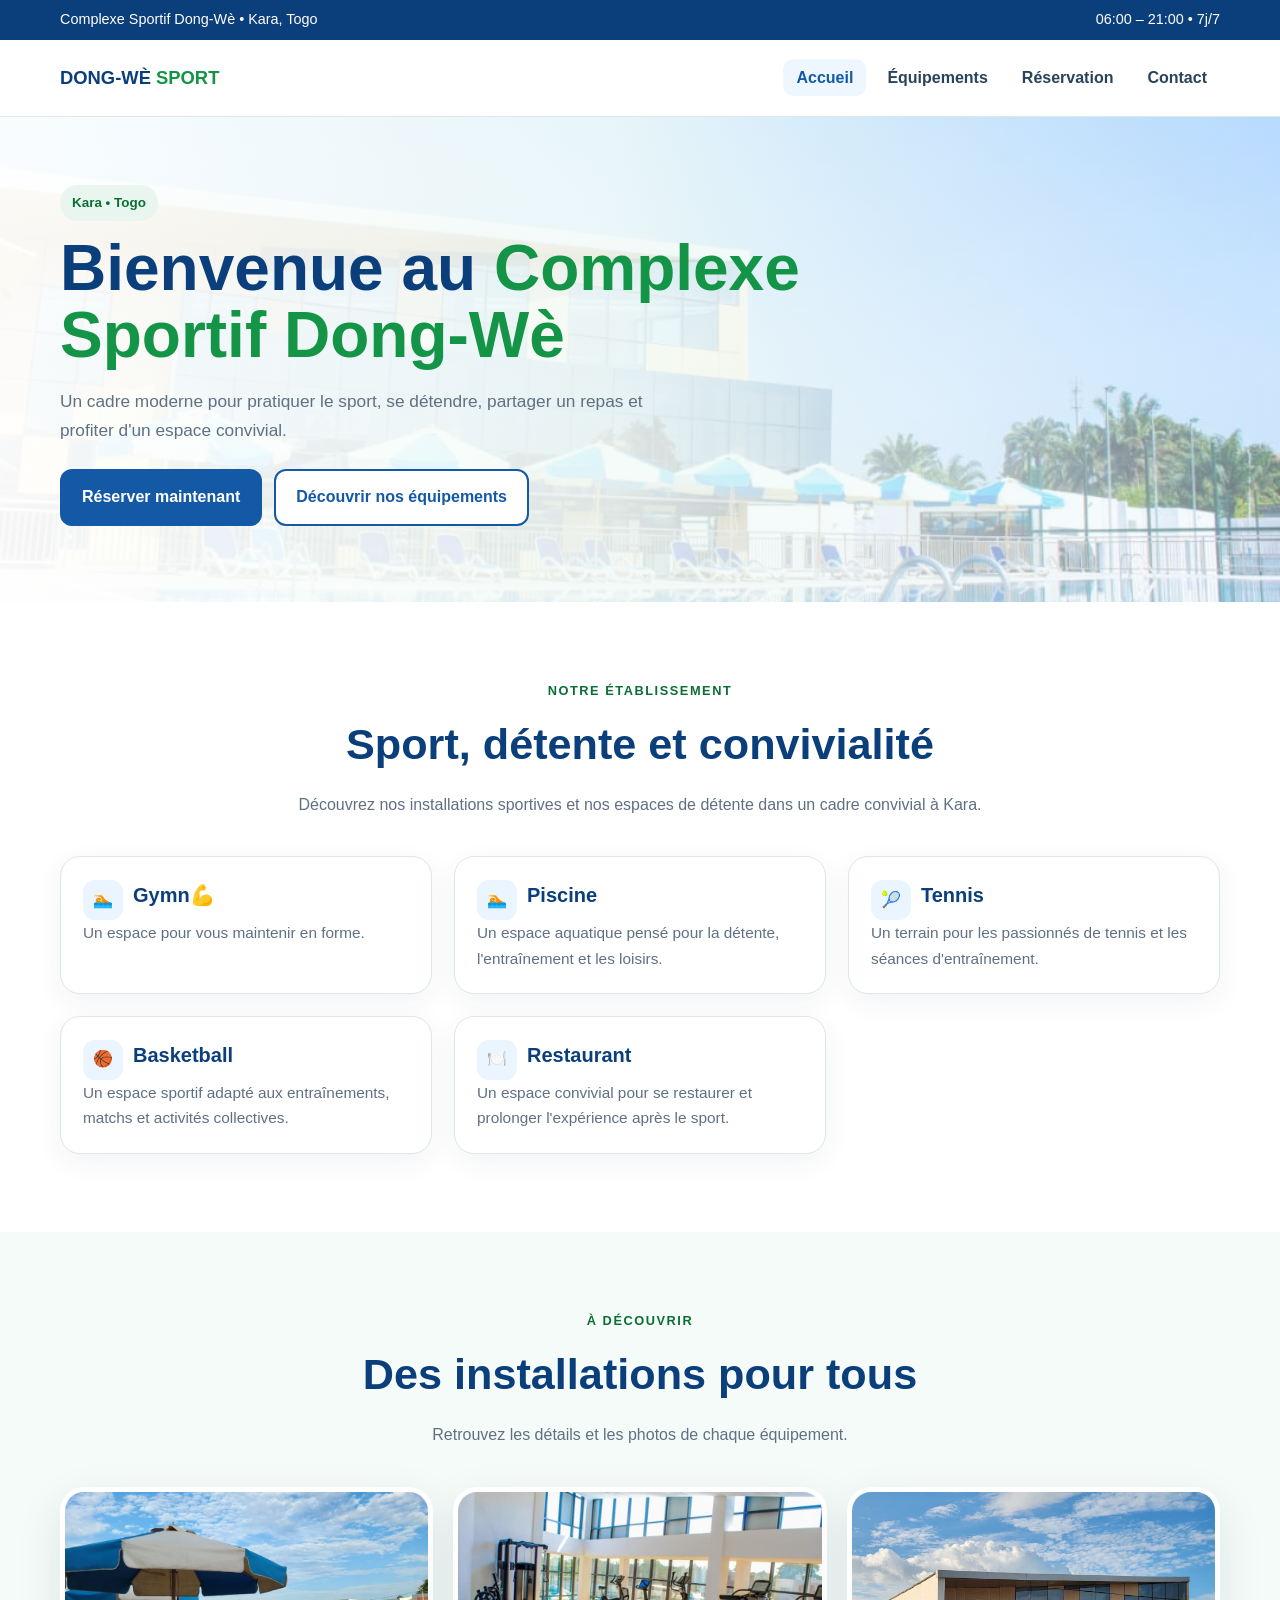
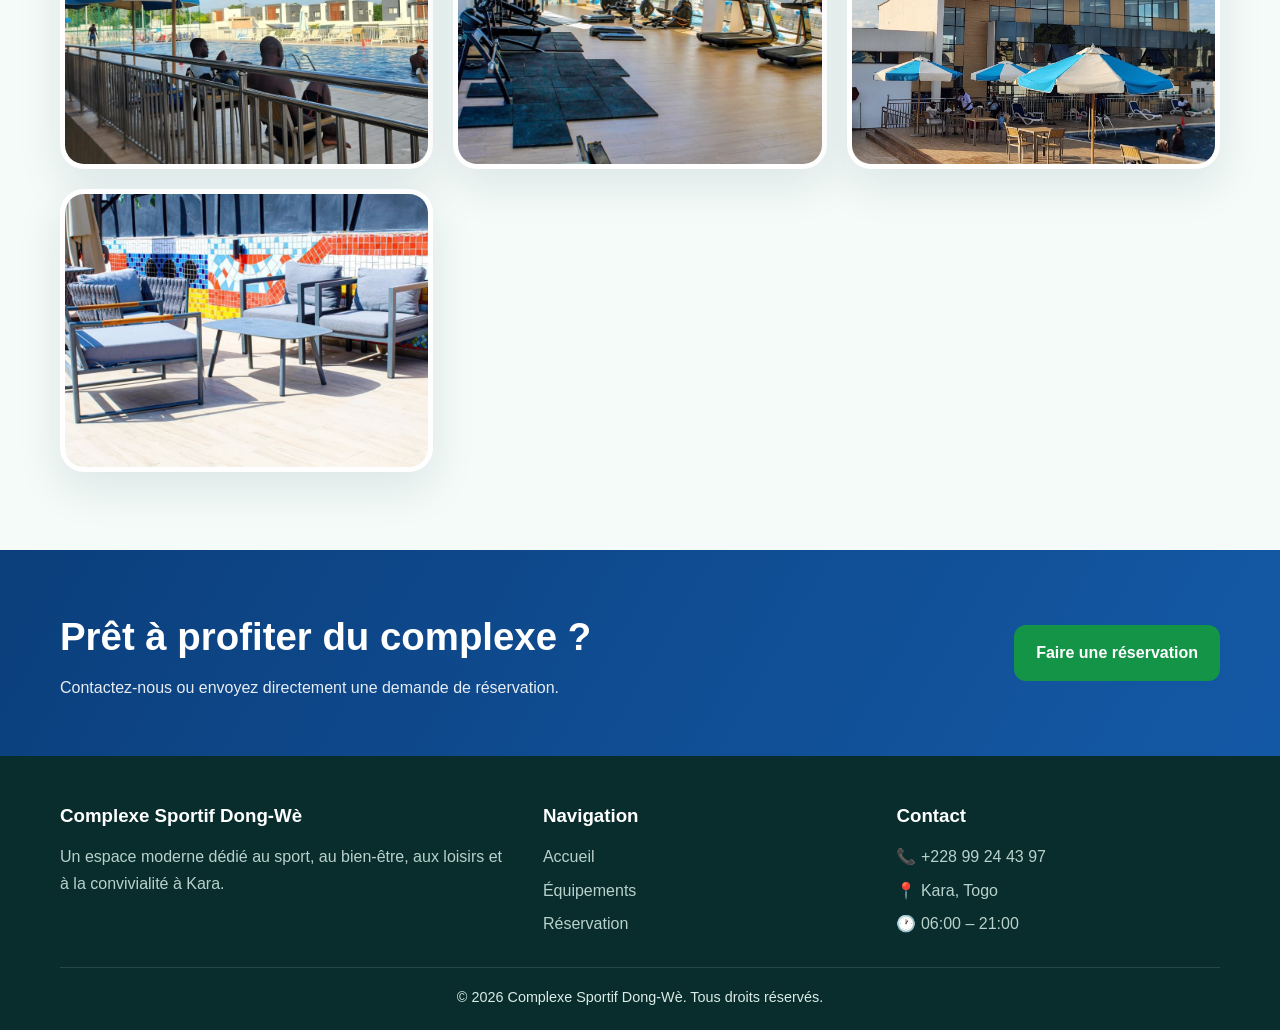
<file: index.html>
<!DOCTYPE html>
<html lang="fr">

<head>
  <meta charset="UTF-8">
  <meta name="viewport" content="width=device-width, initial-scale=1.0">
  <meta name="description"
    content="Complexe Sportif Dong-Wè à Kara, Togo. Piscine, tennis, basketball, restaurant et services sportifs.">
  <title>Accueil | Complexe Sportif Dong-Wè</title>
  <link rel="icon" type="image/x-icon" href="favicon.ico">
  <link rel="icon" type="image/png" href="favicon.png">
  <link rel="stylesheet" href="style.css">
</head>

<body>
  <div class="topbar">
    <div class="container"><span>Complexe Sportif Dong-Wè • Kara, Togo</span><span>06:00 – 21:00 • 7j/7</span></div>
  </div>
  <header>
    <div class="container nav">
      <a class="logo" href="index.html">DONG-WÈ <span>SPORT</span></a>
      <button class="menu-btn" aria-label="Ouvrir le menu" aria-expanded="false">☰</button>
      <ul class="nav-links">
        <li><a class="active" href="index.html">Accueil</a></li>
        <li><a class="" href="equipements.html">Équipements</a></li>
        <li><a class="" href="reservation.html">Réservation</a></li>
        <li><a class="" href="contact.html">Contact</a></li>
      </ul>
    </div>
  </header>

  <main>
    <section class="hero">
      <div class="container hero-grid">
        <div class="reveal">
          <span class="badge">Kara • Togo</span>
          <h1>Bienvenue au <span>Complexe Sportif Dong-Wè</span></h1>
          <p>Un cadre moderne pour pratiquer le sport, se détendre, partager un repas et profiter d'un espace convivial.
          </p>
          <div class="hero-actions"><a class="btn btn-primary" href="reservation.html">Réserver maintenant</a><a
              class="btn btn-outline" href="equipements.html">Découvrir nos équipements</a></div>
        </div>

      </div>
    </section>

    <section class="section">
      <div class="container">
        <div class="section-head reveal">
          <div class="eyebrow">Notre établissement</div>
          <h2>Sport, détente et convivialité</h2>
          <p>Découvrez nos installations sportives et nos espaces de détente dans un cadre convivial à Kara.</p>
        </div>
        <div class="cards">
          <div class="card reveal">
            <div class="card-body">
              <div class="icon-title">
                <div class="icon">🏊</div>
                <h3>Gymn💪</h3>
              </div>
              <p>Un espace pour vous maintenir en forme.</p>
            </div>
          </div>
          <div class="card reveal">
            <div class="card-body">
              <div class="icon-title">
                <div class="icon">🏊</div>
                <h3>Piscine</h3>
              </div>
              <p>Un espace aquatique pensé pour la détente, l'entraînement et les loisirs.</p>
            </div>
          </div>
          <div class="card reveal">
            <div class="card-body">
              <div class="icon-title">
                <div class="icon">🎾</div>
                <h3>Tennis</h3>
              </div>
              <p>Un terrain pour les passionnés de tennis et les séances d'entraînement.</p>
            </div>
          </div>
          <div class="card reveal">
            <div class="card-body">
              <div class="icon-title">
                <div class="icon">🏀</div>
                <h3>Basketball</h3>
              </div>
              <p>Un espace sportif adapté aux entraînements, matchs et activités collectives.</p>
            </div>
          </div>
          <div class="card reveal">
            <div class="card-body">
              <div class="icon-title">
                <div class="icon">🍽️</div>
                <h3>Restaurant</h3>
              </div>
              <p>Un espace convivial pour se restaurer et prolonger l'expérience après le sport.</p>
            </div>
          </div>
        </div>
      </div>
    </section>

    <section class="section section-alt">
      <div class="container">
        <div class="section-head reveal">
          <div class="eyebrow">À découvrir</div>
          <h2>Des installations pour tous</h2>
          <p>Retrouvez les détails et les photos de chaque équipement.</p>
        </div>
        <div class="gallery">
          <div class="image-frame reveal"><img src="image2.jpg" alt="Piscine"></div>
          <div class="image-frame reveal"><img src="image3.jpg" alt="Terrain de tennis"></div>
          <div class="image-frame reveal"><img src="image4.jpg" alt="Terrain de basketball"></div>
          <div class="image-frame reveal"><img src="image5.jpg" alt="Restaurant"></div>
        </div>
      </div>
    </section>

    <section class="cta">
      <div class="container cta-box">
        <div>
          <h2>Prêt à profiter du complexe ?</h2>
          <p>Contactez-nous ou envoyez directement une demande de réservation.</p>
        </div><a class="btn btn-green" href="reservation.html">Faire une réservation</a>
      </div>
    </section>
  </main>

  <footer>
    <div class="container footer-grid">
      <div>
        <h3>Complexe Sportif Dong-Wè</h3>
        <p>Un espace moderne dédié au sport, au bien-être, aux loisirs et à la convivialité à Kara.</p>
      </div>
      <div>
        <h3>Navigation</h3>
        <ul>
          <li><a href="index.html">Accueil</a></li>
          <li><a href="equipements.html">Équipements</a></li>
          <li><a href="reservation.html">Réservation</a></li>
        </ul>
      </div>
      <div>
        <h3>Contact</h3>
        <ul>
          <li>📞 +228 99 24 43 97</li>
          <li>📍 Kara, Togo</li>
          <li>🕐 06:00 – 21:00</li>
        </ul>
      </div>
    </div>
    <div class="container footer-bottom">© <span id="year"></span> Complexe Sportif Dong-Wè. Tous droits réservés.</div>
  </footer>
  <script src="script.js"></script>
</body>

</html>
</file>
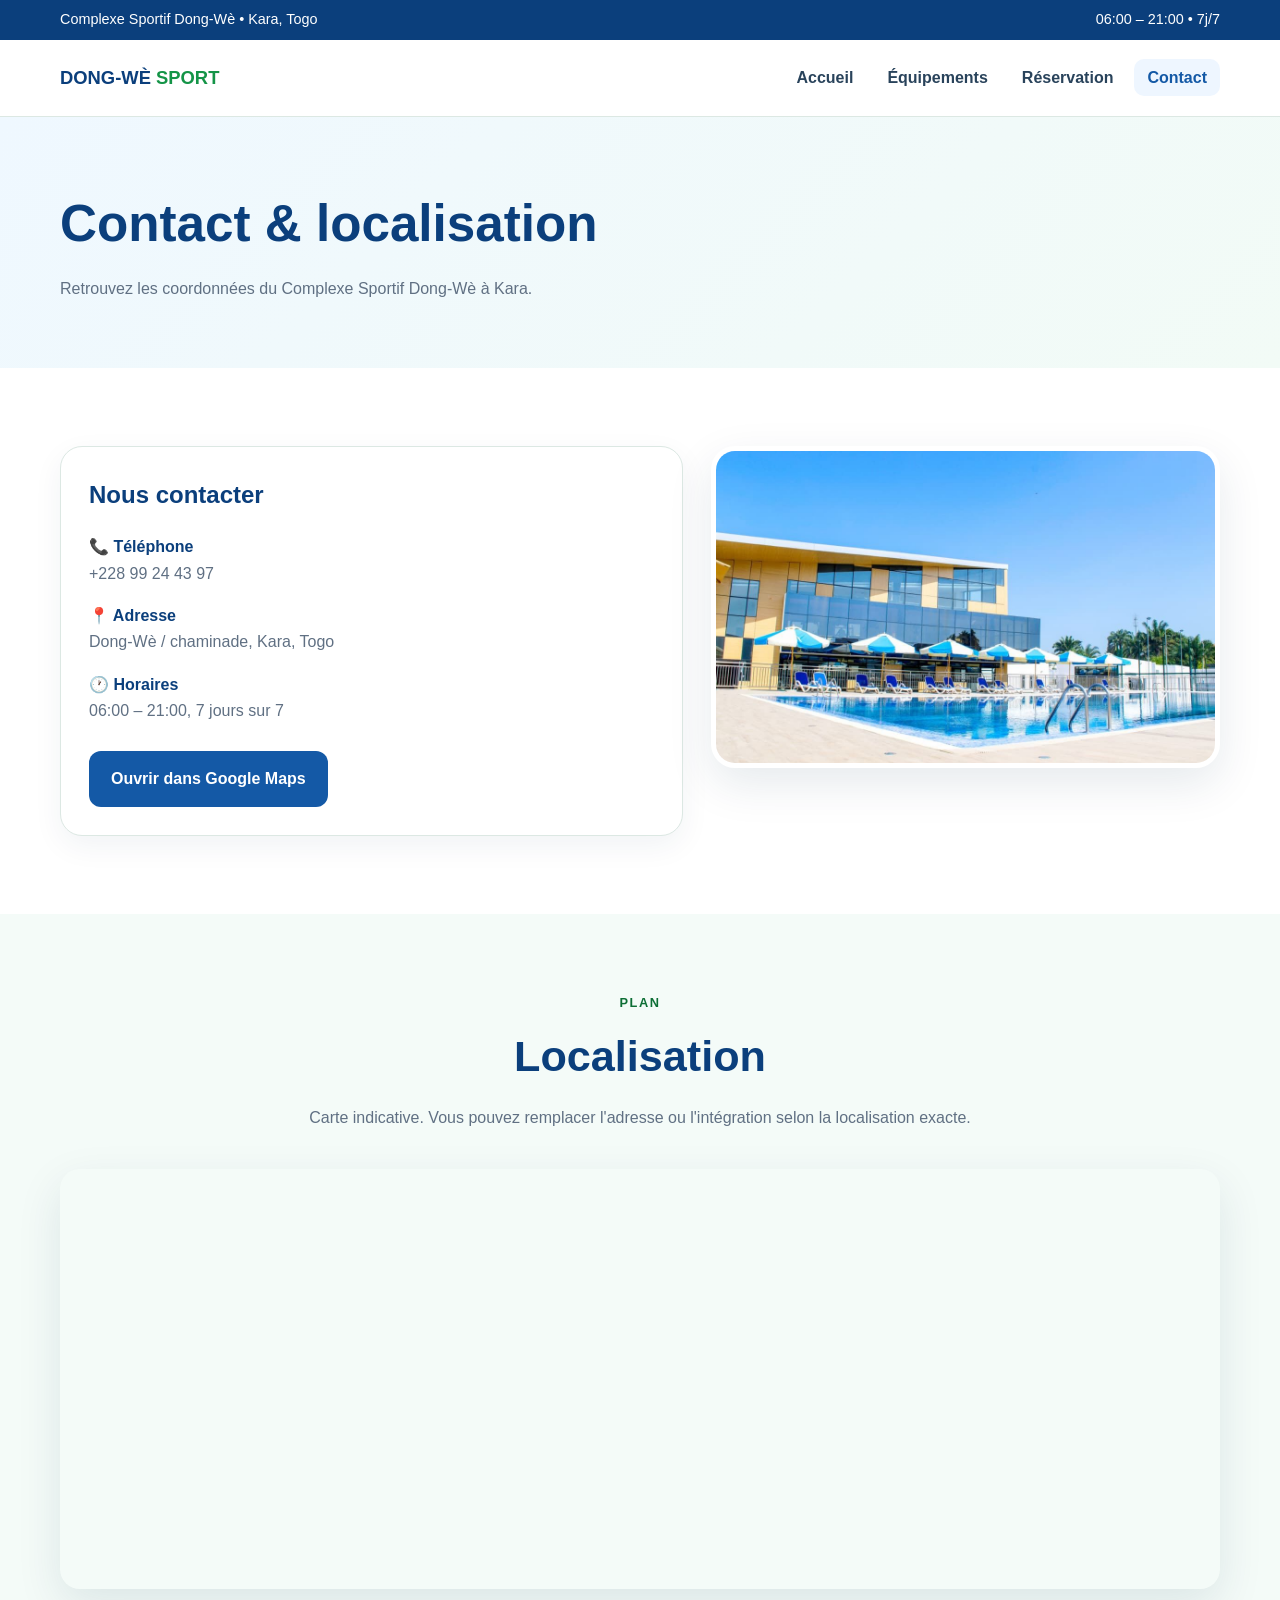
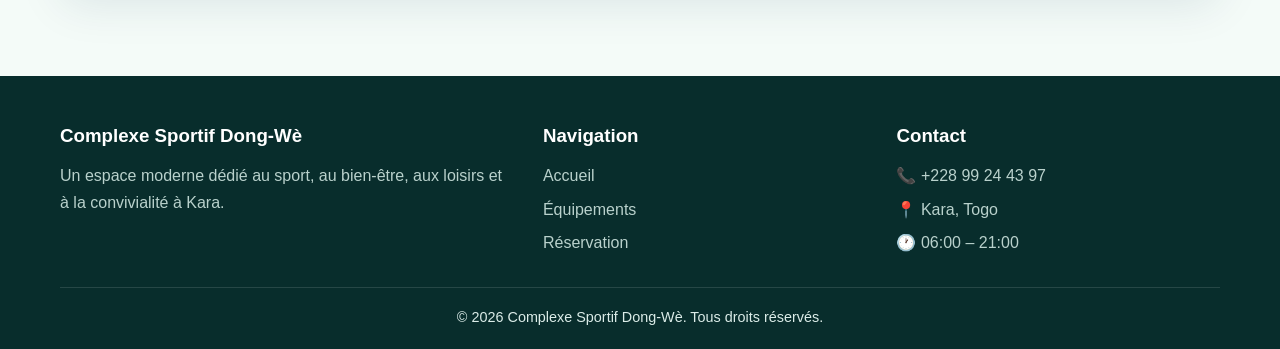
<file: contact.html>
<!DOCTYPE html>
<html lang="fr">

<head>
  <meta charset="UTF-8">
  <meta name="viewport" content="width=device-width, initial-scale=1.0">
  <meta name="description"
    content="Complexe Sportif Dong-Wè à Kara, Togo. Piscine, tennis, basketball, restaurant et services sportifs.">
  <title>Contact & localisation | Complexe Sportif Dong-Wè</title>
  <link rel="icon" type="image/x-icon" href="favicon.ico">
  <link rel="icon" type="image/png" href="favicon.png">
  <link rel="stylesheet" href="style.css">
</head>

<body>
  <div class="topbar">
    <div class="container"><span>Complexe Sportif Dong-Wè • Kara, Togo</span><span>06:00 – 21:00 • 7j/7</span></div>
  </div>
  <header>
    <div class="container nav">
      <a class="logo" href="index.html">DONG-WÈ <span>SPORT</span></a>
      <button class="menu-btn" aria-label="Ouvrir le menu" aria-expanded="false">☰</button>
      <ul class="nav-links">
        <li><a class="" href="index.html">Accueil</a></li>
        <li><a class="" href="equipements.html">Équipements</a></li>
        <li><a class="" href="reservation.html">Réservation</a></li>
        <li><a class="active" href="contact.html">Contact</a></li>
      </ul>
    </div>
  </header>

  <main>
    <section class="page-hero">
      <div class="container">
        <h1>Contact & localisation</h1>
        <p>Retrouvez les coordonnées du Complexe Sportif Dong-Wè à Kara.</p>
      </div>
    </section>
    <section class="section">
      <div class="container form-wrap">
        <div class="info-card reveal">
          <h2 style="color:#0b3f7c">Nous contacter</h2>
          <div class="info-list">
            <div class="info-item"><strong>📞 Téléphone</strong><span>+228 99 24 43 97</span></div>
            <div class="info-item"><strong>📍 Adresse</strong><span>Dong-Wè / chaminade, Kara, Togo</span></div>
            <div class="info-item"><strong>🕐 Horaires</strong><span>06:00 – 21:00, 7 jours sur 7</span></div>
          </div><br><a class="btn btn-primary" target="_blank"
            href="https://www.google.com/maps/search/?api=1&query=Complexe+Sportif+Dong-We+Kara+Togo">Ouvrir dans Google
            Maps</a>
        </div>
        <div class="image-frame reveal"><img src="image1.jpg" alt="Complexe Sportif Dong-Wè"></div>
      </div>
    </section>
    <section class="section section-alt">
      <div class="container">
        <div class="section-head reveal">
          <div class="eyebrow">Plan</div>
          <h2>Localisation</h2>
          <p>Carte indicative. Vous pouvez remplacer l'adresse ou l'intégration selon la localisation exacte.</p>
        </div><iframe class="map reveal"
          src="https://www.openstreetmap.org/export/embed.html?bbox=1.180%2C9.540%2C1.205%2C9.565&layer=mapnik"
          loading="lazy"></iframe>
      </div>
    </section>
  </main>

  <footer>
    <div class="container footer-grid">
      <div>
        <h3>Complexe Sportif Dong-Wè</h3>
        <p>Un espace moderne dédié au sport, au bien-être, aux loisirs et à la convivialité à Kara.</p>
      </div>
      <div>
        <h3>Navigation</h3>
        <ul>
          <li><a href="index.html">Accueil</a></li>
          <li><a href="equipements.html">Équipements</a></li>
          <li><a href="reservation.html">Réservation</a></li>
        </ul>
      </div>
      <div>
        <h3>Contact</h3>
        <ul>
          <li>📞 +228 99 24 43 97</li>
          <li>📍 Kara, Togo</li>
          <li>🕐 06:00 – 21:00</li>
        </ul>
      </div>
    </div>
    <div class="container footer-bottom">© <span id="year"></span> Complexe Sportif Dong-Wè. Tous droits réservés.</div>
  </footer>
  <script src="script.js"></script>
</body>

</html>
</file>
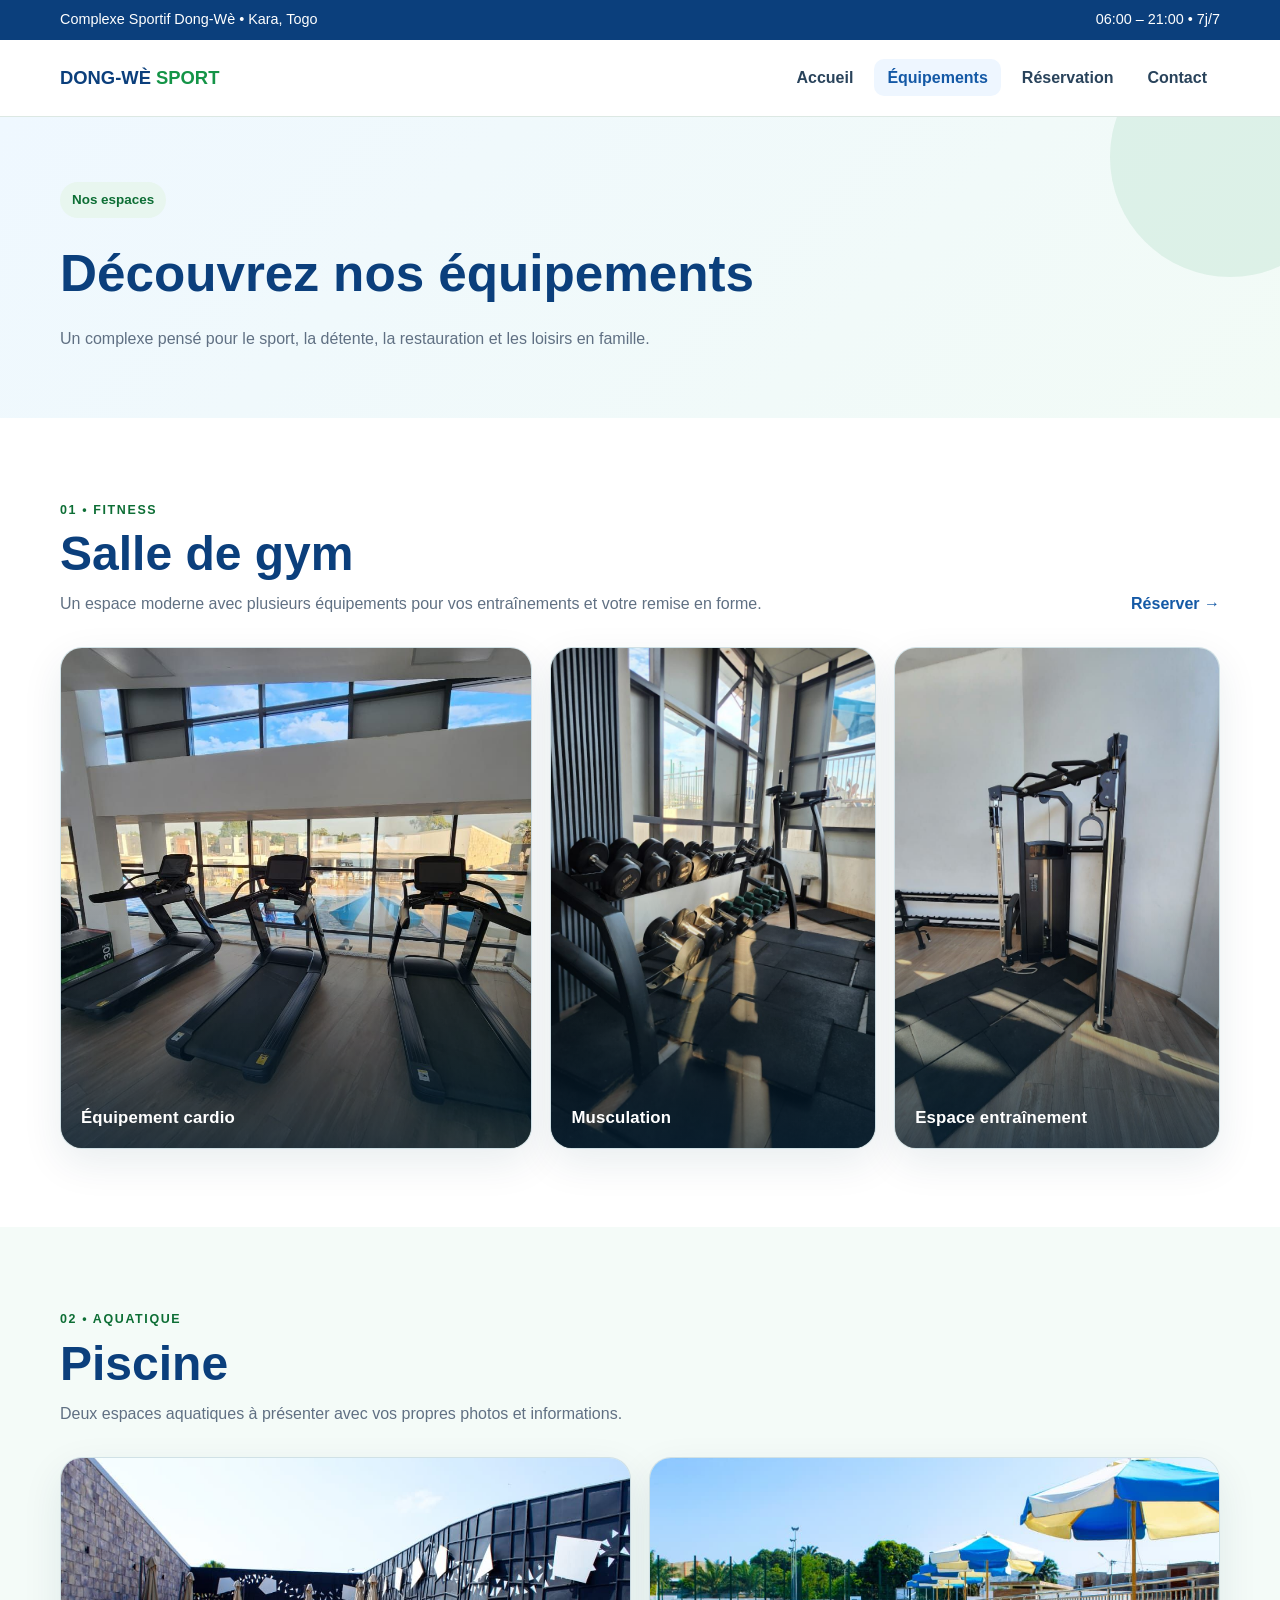
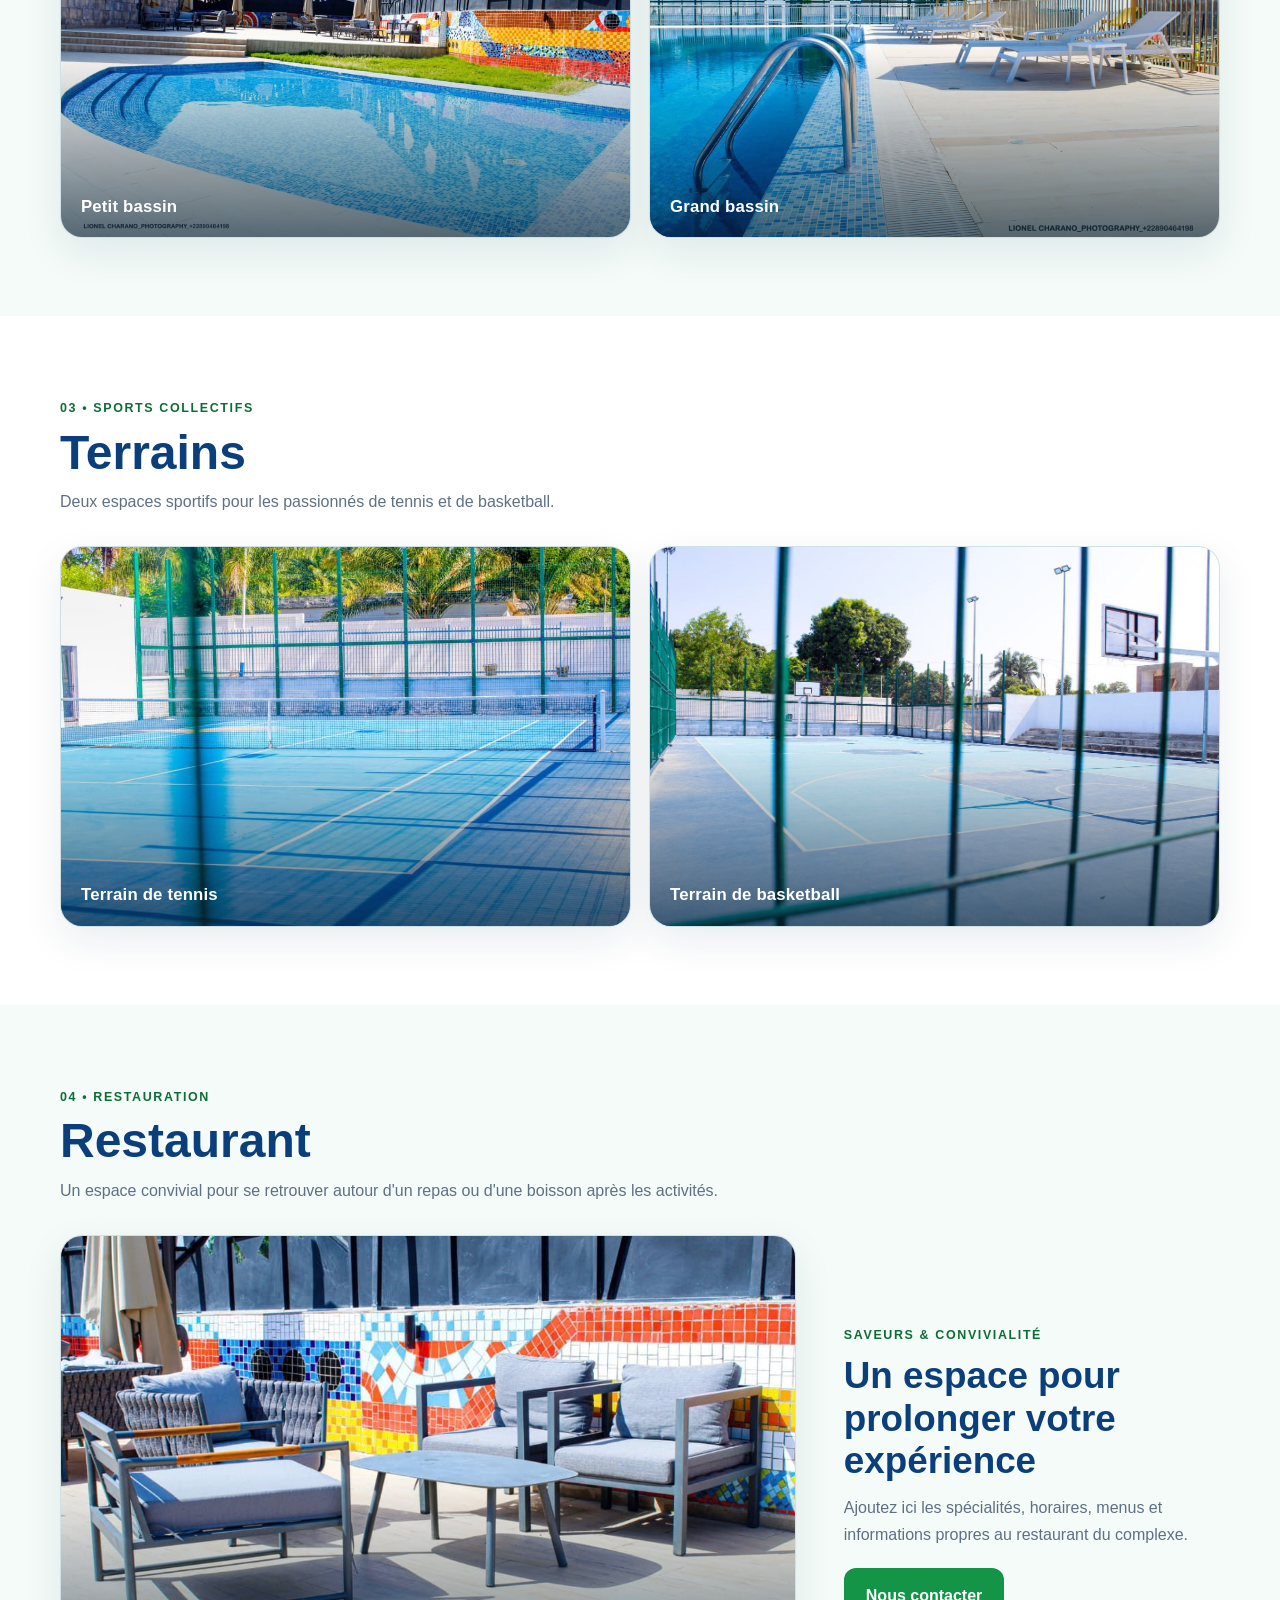
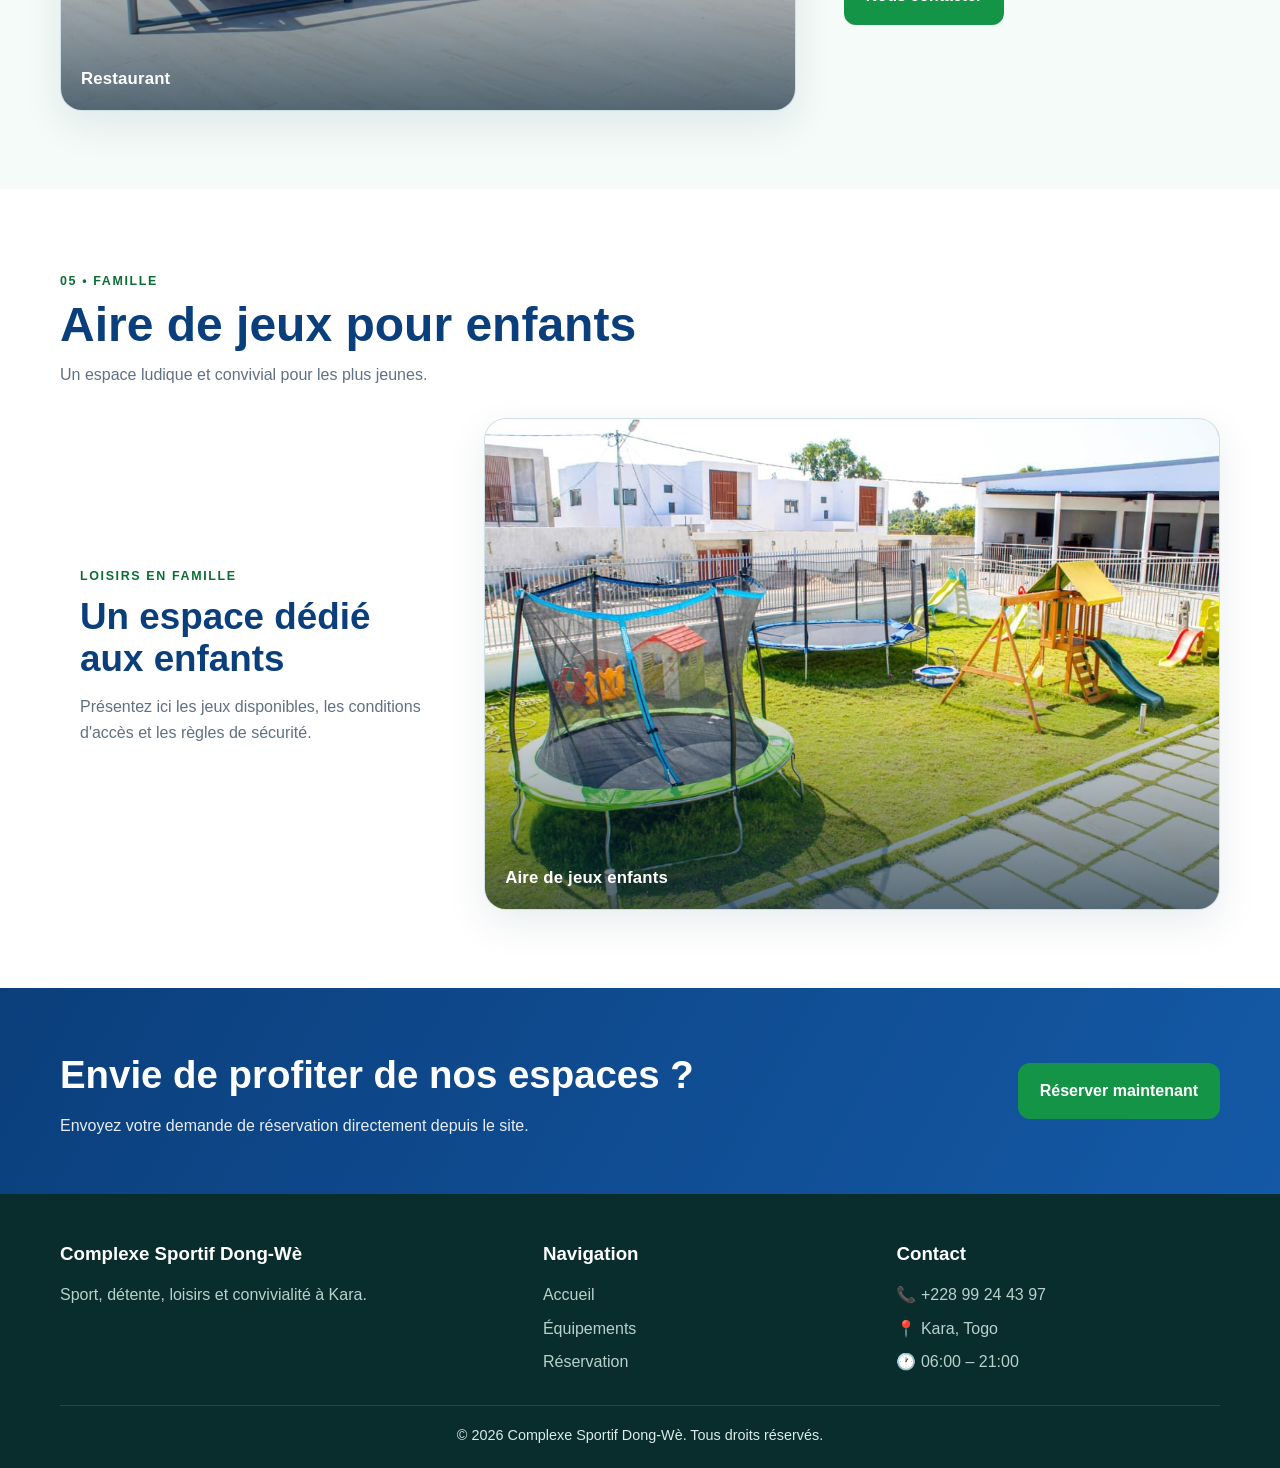
<file: equipements.html>
<!DOCTYPE html>
<html lang="fr">
<head>
<meta charset="UTF-8">
<meta name="viewport" content="width=device-width, initial-scale=1.0">
<meta name="description" content="Découvrez les équipements du Complexe Sportif Dong-Wè à Kara : salle de gym, piscines, tennis, basketball, restaurant et aire de jeux.">
<title>Nos équipements | Complexe Sportif Dong-Wè</title>
<link rel="icon" type="image/x-icon" href="favicon.ico">
<link rel="icon" type="image/png" href="favicon.png">
<link rel="stylesheet" href="style.css">
</head>
<body>
<div class="topbar"><div class="container"><span>Complexe Sportif Dong-Wè • Kara, Togo</span><span>06:00 – 21:00 • 7j/7</span></div></div>
<header>
<div class="container nav">
<a class="logo" href="index.html">DONG-WÈ <span>SPORT</span></a>
<button class="menu-btn" aria-label="Ouvrir le menu" aria-expanded="false">☰</button>
<ul class="nav-links">
<li><a href="index.html">Accueil</a></li>
<li><a class="active" href="equipements.html">Équipements</a></li>

<li><a href="reservation.html">Réservation</a></li>
<li><a href="contact.html">Contact</a></li>
</ul>
</div>
</header>

<main>
<section class="page-hero equipment-hero">
<div class="container">
<span class="badge">Nos espaces</span>
<h1>Découvrez nos équipements</h1>
<p>Un complexe pensé pour le sport, la détente, la restauration et les loisirs en famille.</p>
</div>
</section>

<section class="section equipment-section">
<div class="container">
<div class="section-title-row reveal">
<div><span class="eyebrow">01 • Fitness</span><h2>Salle de gym</h2><p>Un espace moderne avec plusieurs équipements pour vos entraînements et votre remise en forme.</p></div>
<a class="mini-link" href="reservation.html">Réserver →</a>
</div>
<div class="equipment-grid gym-grid">
<article class="equipment-photo large reveal"><img src="image6.jpg" alt="Équipement de salle de gym 1"><div class="photo-caption">Équipement cardio</div></article>
<article class="equipment-photo reveal"><img src="image7.jpg" alt="Équipement de salle de gym 2"><div class="photo-caption">Musculation</div></article>
<article class="equipment-photo reveal"><img src="image8.jpg" alt="Équipement de salle de gym 3"><div class="photo-caption">Espace entraînement</div></article>
</div>
</div>
</section>

<section class="section section-alt equipment-section">
<div class="container">
<div class="section-title-row reveal">
<div><span class="eyebrow">02 • Aquatique</span><h2>Piscine</h2><p>Deux espaces aquatiques à présenter avec vos propres photos et informations.</p></div>
</div>
<div class="equipment-grid pool-grid">
<article class="equipment-photo reveal"><img src="image9.jpg" alt="Petit bassin"><div class="photo-caption">Petit bassin</div></article>
<article class="equipment-photo reveal"><img src="image10.jpg" alt="Grand bassin"><div class="photo-caption">Grand bassin</div></article>
</div>
</div>
</section>

<section class="section equipment-section">
<div class="container">
<div class="section-title-row reveal">
<div><span class="eyebrow">03 • Sports collectifs</span><h2>Terrains</h2><p>Deux espaces sportifs pour les passionnés de tennis et de basketball.</p></div>
</div>
<div class="equipment-grid sports-grid">
<article class="equipment-photo reveal"><img src="image11.jpg" alt="Terrain de tennis"><div class="photo-caption">Terrain de tennis</div></article>
<article class="equipment-photo reveal"><img src="image50.jpg" alt="Terrain de basketball"><div class="photo-caption">Terrain de basketball</div></article>
</div>
</div>
</section>

<section class="section section-alt equipment-section">
<div class="container">
<div class="section-title-row reveal">
<div><span class="eyebrow">04 • Restauration</span><h2>Restaurant</h2><p>Un espace convivial pour se retrouver autour d'un repas ou d'une boisson après les activités.</p></div>
</div>
<div class="restaurant-feature reveal">
<div class="equipment-photo"><img src="image13.jpg" alt="Restaurant du complexe"><div class="photo-caption">Restaurant</div></div>
<div class="feature-text"><span class="eyebrow">Saveurs & convivialité</span><h3>Un espace pour prolonger votre expérience</h3><p>Ajoutez ici les spécialités, horaires, menus et informations propres au restaurant du complexe.</p><a class="btn btn-green" href="reservation.html">Nous contacter</a></div>
</div>
</div>
</section>

<section class="section equipment-section">
<div class="container">
<div class="section-title-row reveal">
<div><span class="eyebrow">05 • Famille</span><h2>Aire de jeux pour enfants</h2><p>Un espace ludique et convivial pour les plus jeunes.</p></div>
</div>
<div class="kids-feature reveal">
<div class="feature-text"><span class="eyebrow">Loisirs en famille</span><h3>Un espace dédié aux enfants</h3><p>Présentez ici les jeux disponibles, les conditions d'accès et les règles de sécurité.</p></div>
<div class="equipment-photo"><img src="image14.jpg" alt="Aire de jeux pour enfants"><div class="photo-caption">Aire de jeux enfants</div></div>
</div>
</div>
</section>

<section class="cta"><div class="container cta-box"><div><h2>Envie de profiter de nos espaces ?</h2><p>Envoyez votre demande de réservation directement depuis le site.</p></div><a class="btn btn-green" href="reservation.html">Réserver maintenant</a></div></section>
</main>

<footer>
<div class="container footer-grid">
<div><h3>Complexe Sportif Dong-Wè</h3><p>Sport, détente, loisirs et convivialité à Kara.</p></div>
<div><h3>Navigation</h3><ul><li><a href="index.html">Accueil</a></li><li><a href="equipements.html">Équipements</a></li><li><a href="reservation.html">Réservation</a></li></ul></div>
<div><h3>Contact</h3><ul><li>📞 +228 99 24 43 97</li><li>📍 Kara, Togo</li><li>🕐 06:00 – 21:00</li></ul></div>
</div>
<div class="container footer-bottom">© <span id="year"></span> Complexe Sportif Dong-Wè. Tous droits réservés.</div>
</footer>
<script src="script.js"></script>
</body>
</html>
</file>
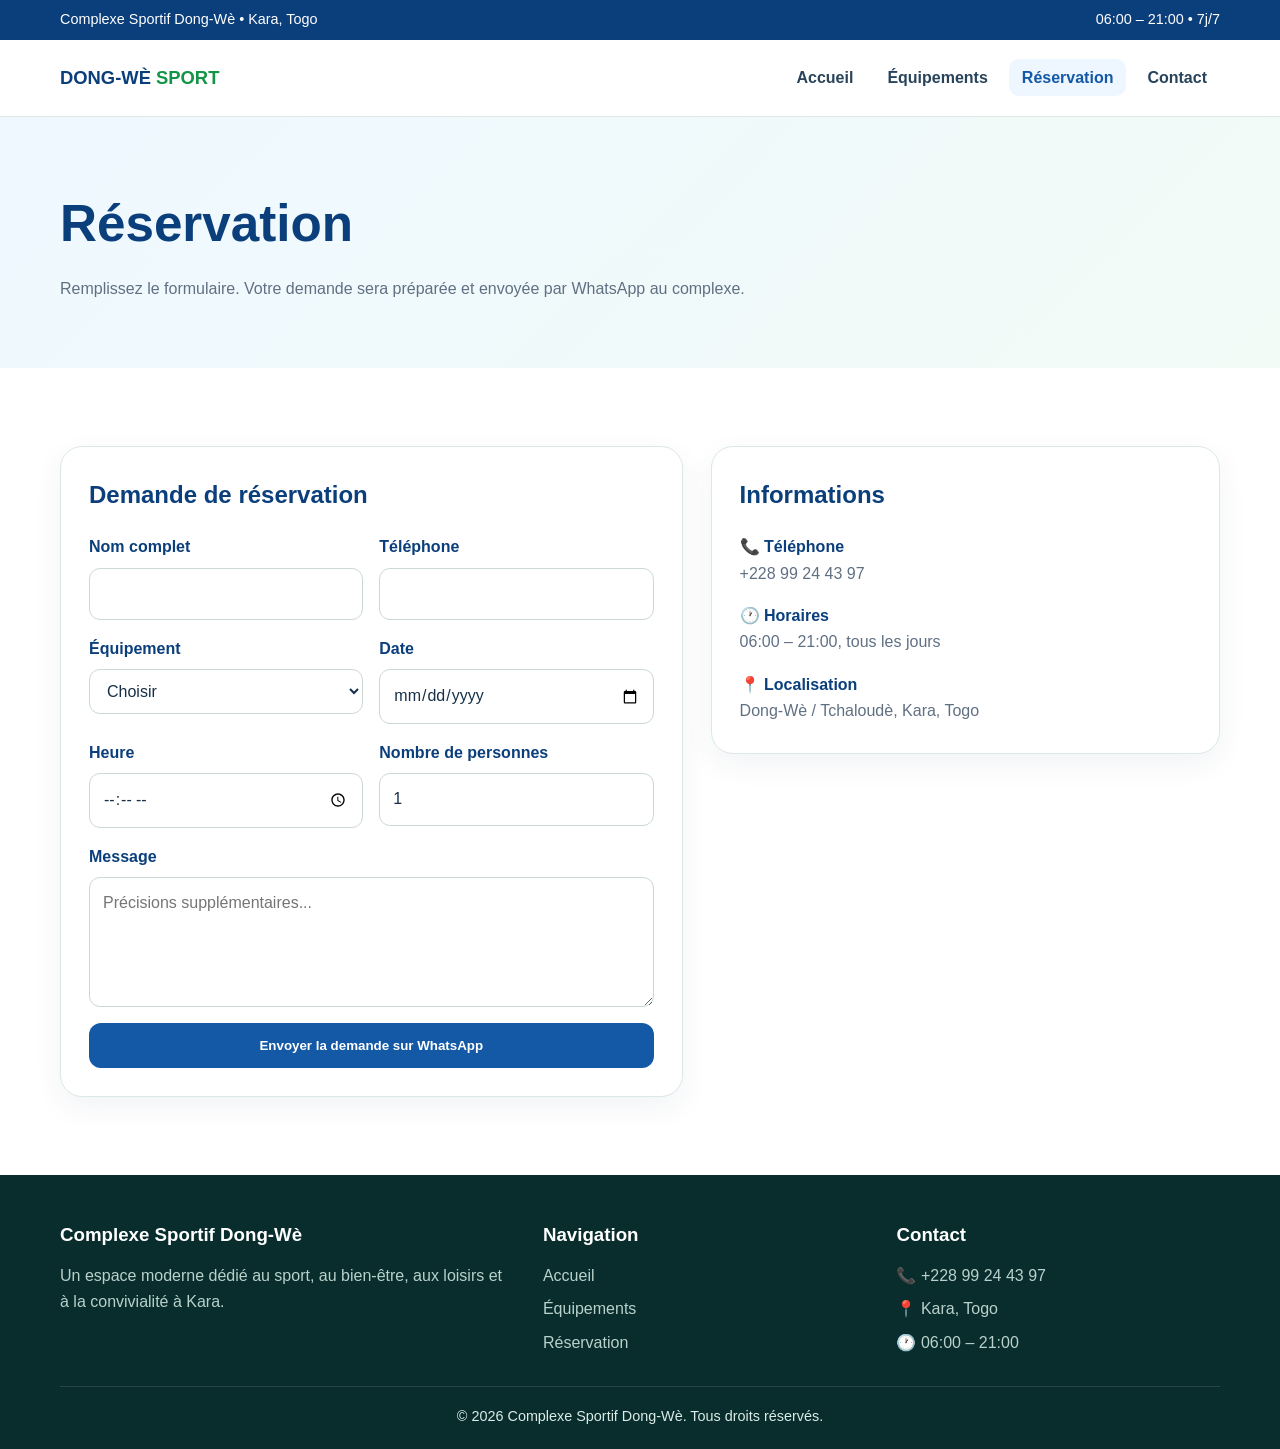
<file: reservation.html>
<!DOCTYPE html>
<html lang="fr">
<head>
<meta charset="UTF-8">
<meta name="viewport" content="width=device-width, initial-scale=1.0">
<meta name="description" content="Complexe Sportif Dong-Wè à Kara, Togo. Piscine, tennis, basketball, restaurant et services sportifs.">
<title>Réservation | Complexe Sportif Dong-Wè</title>
<link rel="icon" type="image/x-icon" href="favicon.ico">
<link rel="icon" type="image/png" href="favicon.png">
<link rel="stylesheet" href="style.css">
</head>
<body>
<div class="topbar"><div class="container"><span>Complexe Sportif Dong-Wè • Kara, Togo</span><span>06:00 – 21:00 • 7j/7</span></div></div>
<header>
  <div class="container nav">
    <a class="logo" href="index.html">DONG-WÈ <span>SPORT</span></a>
    <button class="menu-btn" aria-label="Ouvrir le menu" aria-expanded="false">☰</button>
    <ul class="nav-links"><li><a class="" href="index.html">Accueil</a></li><li><a class="" href="equipements.html">Équipements</a></li><li><a class="active" href="reservation.html">Réservation</a></li><li><a class="" href="contact.html">Contact</a></li></ul>
  </div>
</header>

<main>
<section class="page-hero"><div class="container"><h1>Réservation</h1><p>Remplissez le formulaire. Votre demande sera préparée et envoyée par WhatsApp au complexe.</p></div></section>
<section class="section"><div class="container form-wrap">
<div class="form-card reveal"><h2 style="color:#0b3f7c;margin-bottom:20px">Demande de réservation</h2>
<form id="reservationForm">
<div class="form-grid">
<div class="field"><label for="nom">Nom complet</label><input id="nom" name="nom" required></div>
<div class="field"><label for="telephone">Téléphone</label><input id="telephone" name="telephone" required></div>
<div class="field"><label for="activite">Équipement</label><select id="activite" name="activite" required><option value="">Choisir</option><option>Gymn</option><option>Piscine</option><option>Terrain de tennis</option><option>Terrain de basketball</option><option>Restaurant</option></select></div>
<div class="field"><label for="date">Date</label><input id="date" type="date" name="date" required></div>
<div class="field"><label for="heure">Heure</label><input id="heure" type="time" name="heure" required></div>
<div class="field"><label for="personnes">Nombre de personnes</label><input id="personnes" type="number" name="personnes" min="1" value="1" required></div>
<div class="field full"><label for="message">Message</label><textarea id="message" name="message" placeholder="Précisions supplémentaires..."></textarea></div>
<div class="field full"><button class="btn btn-primary" type="submit">Envoyer la demande sur WhatsApp</button></div>
</div></form></div>
<div class="info-card reveal"><h2 style="color:#0b3f7c">Informations</h2><div class="info-list"><div class="info-item"><strong>📞 Téléphone</strong><span>+228 99 24 43 97</span></div><div class="info-item"><strong>🕐 Horaires</strong><span>06:00 – 21:00, tous les jours</span></div><div class="info-item"><strong>📍 Localisation</strong><span>Dong-Wè / Tchaloudè, Kara, Togo</span></div></div></div>
</div></section>
</main>

<footer>
  <div class="container footer-grid">
    <div><h3>Complexe Sportif Dong-Wè</h3><p>Un espace moderne dédié au sport, au bien-être, aux loisirs et à la convivialité à Kara.</p></div>
    <div><h3>Navigation</h3><ul><li><a href="index.html">Accueil</a></li><li><a href="equipements.html">Équipements</a></li><li><a href="reservation.html">Réservation</a></li></ul></div>
    <div><h3>Contact</h3><ul><li>📞 +228 99 24 43 97</li><li>📍 Kara, Togo</li><li>🕐 06:00 – 21:00</li></ul></div>
  </div>
  <div class="container footer-bottom">© <span id="year"></span> Complexe Sportif Dong-Wè. Tous droits réservés.</div>
</footer>
<script src="script.js"></script>
</body>
</html>
</file>
<file: style.css>
:root{
  --blue:#1459a6;
  --blue-dark:#0b3f7c;
  --green:#149447;
  --green-dark:#0d6e35;
  --light:#f4fbf8;
  --white:#ffffff;
  --text:#173047;
  --muted:#607083;
  --line:#dce8e3;
  --shadow:0 16px 45px rgba(14,48,76,.10);
  --radius:20px;
}
*{box-sizing:border-box;margin:0;padding:0}
html{scroll-behavior:smooth}
body{font-family:Arial,Helvetica,sans-serif;color:var(--text);background:#fff;line-height:1.65}
img{max-width:100%;display:block}
a{text-decoration:none;color:inherit}
.container{width:min(1160px,92%);margin:auto}
.topbar{background:var(--blue-dark);color:#fff;font-size:.9rem}
.topbar .container{display:flex;justify-content:space-between;gap:15px;padding:8px 0;flex-wrap:wrap}
header{position:sticky;top:0;z-index:1000;background:rgba(255,255,255,.96);backdrop-filter:blur(12px);border-bottom:1px solid var(--line)}
.nav{min-height:76px;display:flex;align-items:center;justify-content:space-between;gap:25px}
.logo{font-weight:800;font-size:1.15rem;color:var(--blue-dark)}
.logo span{color:var(--green)}
.nav-links{display:flex;gap:8px;align-items:center;list-style:none}
.nav-links a{padding:10px 13px;border-radius:10px;font-weight:700;color:#29435b}
.nav-links a:hover,.nav-links a.active{color:var(--blue);background:#eef6ff}
.menu-btn{display:none;border:0;background:#edf5f2;color:var(--blue-dark);font-size:1.5rem;border-radius:10px;padding:8px 11px;cursor:pointer}
.btn{display:inline-flex;align-items:center;justify-content:center;gap:8px;padding:13px 20px;border-radius:12px;font-weight:800;border:2px solid transparent;transition:.25s}
.btn-primary{background:var(--blue);color:#fff}
.btn-primary:hover{background:var(--blue-dark);transform:translateY(-2px)}
.btn-green{background:var(--green);color:#fff}
.btn-green:hover{background:var(--green-dark);transform:translateY(-2px)}
.btn-outline{border-color:var(--blue);color:var(--blue);background:#fff}
.btn-outline:hover{background:#eef6ff}
.hero{position:relative;isolation:isolate;overflow:hidden;padding:68px 0 76px;background:linear-gradient(90deg,rgba(255,255,255,.96) 0%,rgba(244,251,248,.91) 48%,rgba(238,246,255,.45) 100%),url("image1.jpg") center/cover no-repeat}
.hero-grid{display:grid;grid-template-columns:minmax(0,850px);align-items:center;gap:0}
.badge{display:inline-block;padding:7px 12px;border-radius:99px;background:#e8f6ef;color:var(--green-dark);font-weight:800;font-size:.84rem;margin-bottom:14px}
.hero h1{font-size:clamp(2.25rem,5vw,4.4rem);line-height:1.05;color:var(--blue-dark);margin-bottom:18px}
.hero h1 span{color:var(--green)}
.hero p{font-size:1.08rem;color:var(--muted);max-width:620px;margin-bottom:25px}
.hero-actions{display:flex;gap:12px;flex-wrap:wrap}
.image-frame{position:relative;border-radius:24px;overflow:hidden;background:#fff;border:5px solid #fff;box-shadow:var(--shadow)}
.image-frame:after{content:none}
.image-frame img{width:100%;aspect-ratio:16/10;object-fit:cover}
.hero-image img{aspect-ratio:16/11}
.section{padding:78px 0}
.section-alt{background:var(--light)}
.section-head{max-width:760px;margin:0 auto 38px;text-align:center}
.section-head .eyebrow{color:var(--green-dark);font-weight:800;text-transform:uppercase;letter-spacing:.12em;font-size:.8rem}
.section-head h2{font-size:clamp(1.8rem,4vw,2.7rem);color:var(--blue-dark);margin:8px 0 12px}
.section-head p{color:var(--muted)}
.cards{display:grid;grid-template-columns:repeat(3,1fr);gap:22px}
.cards.four{grid-template-columns:repeat(4,1fr)}
.card{background:#fff;border:1px solid var(--line);border-radius:var(--radius);overflow:hidden;box-shadow:0 8px 28px rgba(13,52,78,.06);transition:.3s}
.card:hover{transform:translateY(-7px);box-shadow:var(--shadow)}
.card-img{overflow:hidden}
.card-img img{width:100%;aspect-ratio:16/10;object-fit:cover;transition:.45s}
.card:hover .card-img img{transform:scale(1.05)}
.card-body{padding:22px}
.card h3{color:var(--blue-dark);font-size:1.25rem;margin-bottom:8px}
.card p{color:var(--muted);font-size:.96rem}
.icon-title{display:flex;align-items:center;gap:10px}
.icon{width:40px;height:40px;border-radius:12px;background:#eaf5ff;color:var(--blue);display:grid;place-items:center;font-weight:900}
.cta{padding:55px 0;background:linear-gradient(120deg,var(--blue-dark),var(--blue));color:#fff}
.cta-box{display:flex;align-items:center;justify-content:space-between;gap:25px}
.cta h2{font-size:clamp(1.7rem,3vw,2.5rem)}
.cta p{opacity:.9;margin-top:7px}
.page-hero{padding:65px 0;background:linear-gradient(135deg,#eff8ff,#f2fbf6)}
.page-hero h1{font-size:clamp(2rem,4vw,3.3rem);color:var(--blue-dark);margin-bottom:10px}
.page-hero p{color:var(--muted);max-width:760px}
.gallery{display:grid;grid-template-columns:repeat(3,1fr);gap:20px}
.gallery .image-frame img{aspect-ratio:4/3}
.team-card .card-body{min-height:170px}
.team-role{color:var(--green-dark);font-weight:800;font-size:.9rem;margin-bottom:8px}
.values{display:grid;grid-template-columns:repeat(3,1fr);gap:18px}
.value{padding:25px;border:1px solid var(--line);border-radius:18px;background:#fff}
.value h3{color:var(--blue-dark);margin-bottom:6px}
.form-wrap{display:grid;grid-template-columns:1.1fr .9fr;gap:28px;align-items:start}
.form-card,.info-card{background:#fff;border:1px solid var(--line);border-radius:22px;padding:28px;box-shadow:0 10px 30px rgba(13,52,78,.06)}
.form-grid{display:grid;grid-template-columns:1fr 1fr;gap:16px}
.field{display:flex;flex-direction:column;gap:7px}
.field.full{grid-column:1/-1}
label{font-weight:800;color:var(--blue-dark)}
input,select,textarea{width:100%;border:1px solid #cbd9d4;border-radius:11px;padding:12px 13px;font:inherit;color:var(--text);outline:none;background:#fff}
input:focus,select:focus,textarea:focus{border-color:var(--blue);box-shadow:0 0 0 3px rgba(20,89,166,.1)}
textarea{min-height:130px;resize:vertical}
.info-list{display:grid;gap:16px;margin-top:20px}
.info-item strong{display:block;color:var(--blue-dark)}
.info-item span{color:var(--muted)}
.map{width:100%;height:420px;border:0;border-radius:20px;box-shadow:var(--shadow)}
footer{background:#082d2c;color:#dbece8;padding:45px 0 20px}
.footer-grid{display:grid;grid-template-columns:1.4fr 1fr 1fr;gap:30px}
footer h3{color:#fff;margin-bottom:12px}
footer p,footer li{color:#b9d1cc}
footer ul{list-style:none;display:grid;gap:7px}
.footer-bottom{border-top:1px solid rgba(255,255,255,.12);margin-top:30px;padding-top:18px;text-align:center;font-size:.9rem}
.reveal{opacity:0;transform:translateY(25px);transition:.7s ease}
.reveal.visible{opacity:1;transform:none}
@media(max-width:1050px){
 .hero-grid,.form-wrap{grid-template-columns:1fr}
 .cards.four{grid-template-columns:repeat(2,1fr)}
 .cards{grid-template-columns:repeat(2,1fr)}
 .footer-grid{grid-template-columns:1fr 1fr}
}
@media(max-width:800px){
 .menu-btn{display:block}
 .nav-links{position:absolute;left:4%;right:4%;top:76px;display:none;flex-direction:column;align-items:stretch;background:#fff;border:1px solid var(--line);border-radius:16px;padding:10px;box-shadow:var(--shadow)}
 .nav-links.open{display:flex}
 .nav-links a{display:block}
 .gallery{grid-template-columns:1fr 1fr}
 .cta-box{flex-direction:column;align-items:flex-start}
}
@media(max-width:560px){
 .topbar .container{justify-content:center;text-align:center}
 .hero{padding-top:45px}
 .section{padding:58px 0}
 .cards,.cards.four,.gallery,.values,.footer-grid,.form-grid{grid-template-columns:1fr}
 .field.full{grid-column:auto}
 .hero-actions .btn{width:100%}
 .image-frame:after{content:none}
}

/* ===== STYLE MODERNE DES ÉQUIPEMENTS ===== */
.equipment-hero{position:relative;overflow:hidden}
.equipment-hero:after{content:"";position:absolute;width:240px;height:240px;border-radius:50%;right:-70px;top:-80px;background:rgba(20,148,71,.09)}
.equipment-section{position:relative}
.section-title-row{display:flex;align-items:end;justify-content:space-between;gap:25px;margin-bottom:30px}
.section-title-row h2{font-size:clamp(2rem,4vw,3rem);line-height:1.1;color:var(--blue-dark);margin:6px 0 10px}
.section-title-row p{color:var(--muted);max-width:720px}
.eyebrow{color:var(--green-dark);font-weight:900;text-transform:uppercase;letter-spacing:.13em;font-size:.78rem}
.mini-link{color:var(--blue);font-weight:900;white-space:nowrap}
.equipment-grid{display:grid;gap:18px}
.gym-grid{grid-template-columns:1.45fr 1fr 1fr}
.pool-grid,.sports-grid{grid-template-columns:1fr 1fr}
.equipment-photo{position:relative;overflow:hidden;border-radius:22px;background:#eaf3ef;min-height:240px;box-shadow:0 14px 40px rgba(13,52,78,.09);border:1px solid rgba(20,89,166,.12)}
.equipment-photo img{width:100%;height:100%;min-height:240px;object-fit:cover;transition:transform .6s ease}
.equipment-photo:hover img{transform:scale(1.06)}
.equipment-photo:after{content:"";position:absolute;inset:0;background:linear-gradient(to top,rgba(6,35,57,.68),transparent 50%);pointer-events:none}
.photo-caption{position:absolute;left:20px;bottom:17px;z-index:2;color:#fff;font-size:1.05rem;font-weight:900;letter-spacing:.01em}
.gym-grid .large{min-height:500px}
.gym-grid .large img{min-height:500px}
.restaurant-feature,.kids-feature{display:grid;grid-template-columns:1.3fr .7fr;gap:28px;align-items:center}
.restaurant-feature .equipment-photo,.kids-feature .equipment-photo{min-height:390px}
.restaurant-feature .equipment-photo img,.kids-feature .equipment-photo img{min-height:390px}
.feature-text{padding:20px}
.feature-text h3{font-size:clamp(1.7rem,3vw,2.3rem);line-height:1.15;color:var(--blue-dark);margin:8px 0 13px}
.feature-text p{color:var(--muted);margin-bottom:20px}
.kids-feature{grid-template-columns:.7fr 1.3fr}
@media(max-width:850px){
 .section-title-row{align-items:flex-start;flex-direction:column}
 .gym-grid{grid-template-columns:1fr 1fr}
 .gym-grid .large{grid-column:1/-1;min-height:360px}
 .gym-grid .large img{min-height:360px}
 .restaurant-feature,.kids-feature{grid-template-columns:1fr}
 .kids-feature .feature-text{order:2}
}
@media(max-width:560px){
 .gym-grid,.pool-grid,.sports-grid{grid-template-columns:1fr}
 .gym-grid .large{grid-column:auto}
 .equipment-photo,.gym-grid .large,.restaurant-feature .equipment-photo,.kids-feature .equipment-photo{min-height:260px}
 .equipment-photo img,.gym-grid .large img,.restaurant-feature .equipment-photo img,.kids-feature .equipment-photo img{min-height:260px}
 .section-title-row h2{font-size:2rem}
}
</file>
